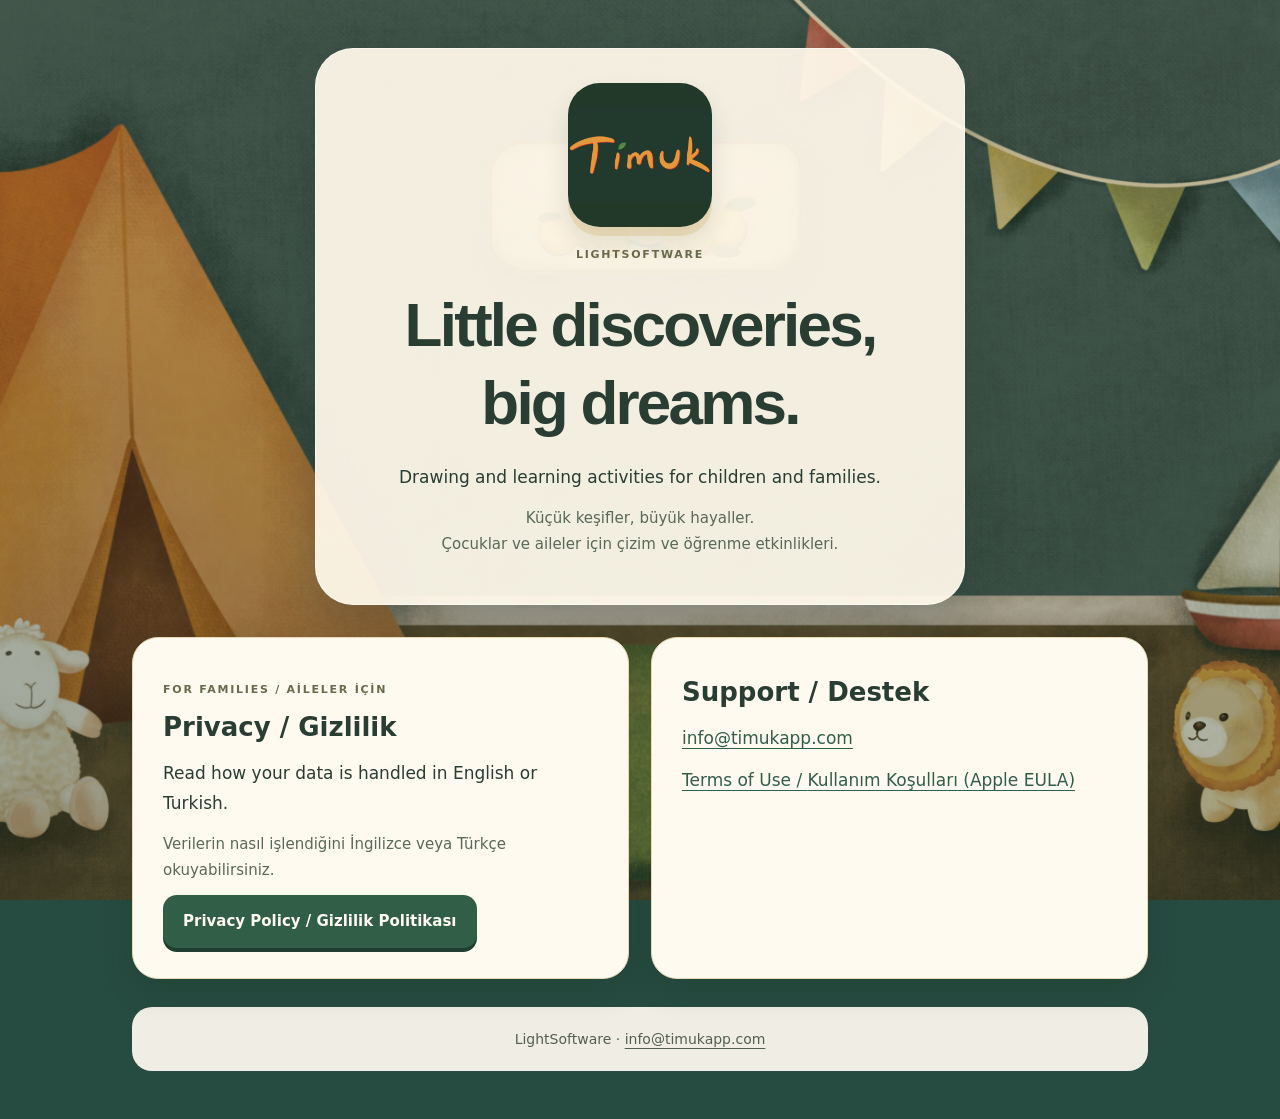
<file: index.html>
<!doctype html>
<html lang="en"><head><meta charset="utf-8"><meta name="viewport" content="width=device-width,initial-scale=1"><link rel="icon" href="assets/timuk-logo.jpg"><title>Timuk | LightSoftware</title><link rel="stylesheet" href="style.css"></head><body class="home"><main><header class="hero"><img class="app-logo" src="assets/timuk-logo.jpg" alt="Timuk" width="160" height="160"><p class="brand">LIGHTSOFTWARE</p><h1>Little discoveries,<br>big dreams.</h1><p>Drawing and learning activities for children and families.</p><p class="secondary-language" lang="tr">Küçük keşifler, büyük hayaller.<br>Çocuklar ve aileler için çizim ve öğrenme etkinlikleri.</p></header><div class="cards"><section><p class="eyebrow">FOR FAMILIES / <span lang="tr">AİLELER İÇİN</span></p><h2>Privacy / <span lang="tr">Gizlilik</span></h2><p>Read how your data is handled in English or Turkish.</p><p lang="tr" class="secondary-language">Verilerin nasıl işlendiğini İngilizce veya Türkçe okuyabilirsiniz.</p><a class="button" href="privacy/">Privacy Policy / <span lang="tr">Gizlilik Politikası</span></a></section><section><h2>Support / <span lang="tr">Destek</span></h2><p><a href="mailto:info@timukapp.com">info@timukapp.com</a></p><p><a href="https://www.apple.com/legal/internet-services/itunes/dev/stdeula/">Terms of Use / <span lang="tr">Kullanım Koşulları</span> (Apple EULA)</a></p></section></div><footer>LightSoftware · <a href="mailto:info@timukapp.com">info@timukapp.com</a></footer></main></body></html>
</file>
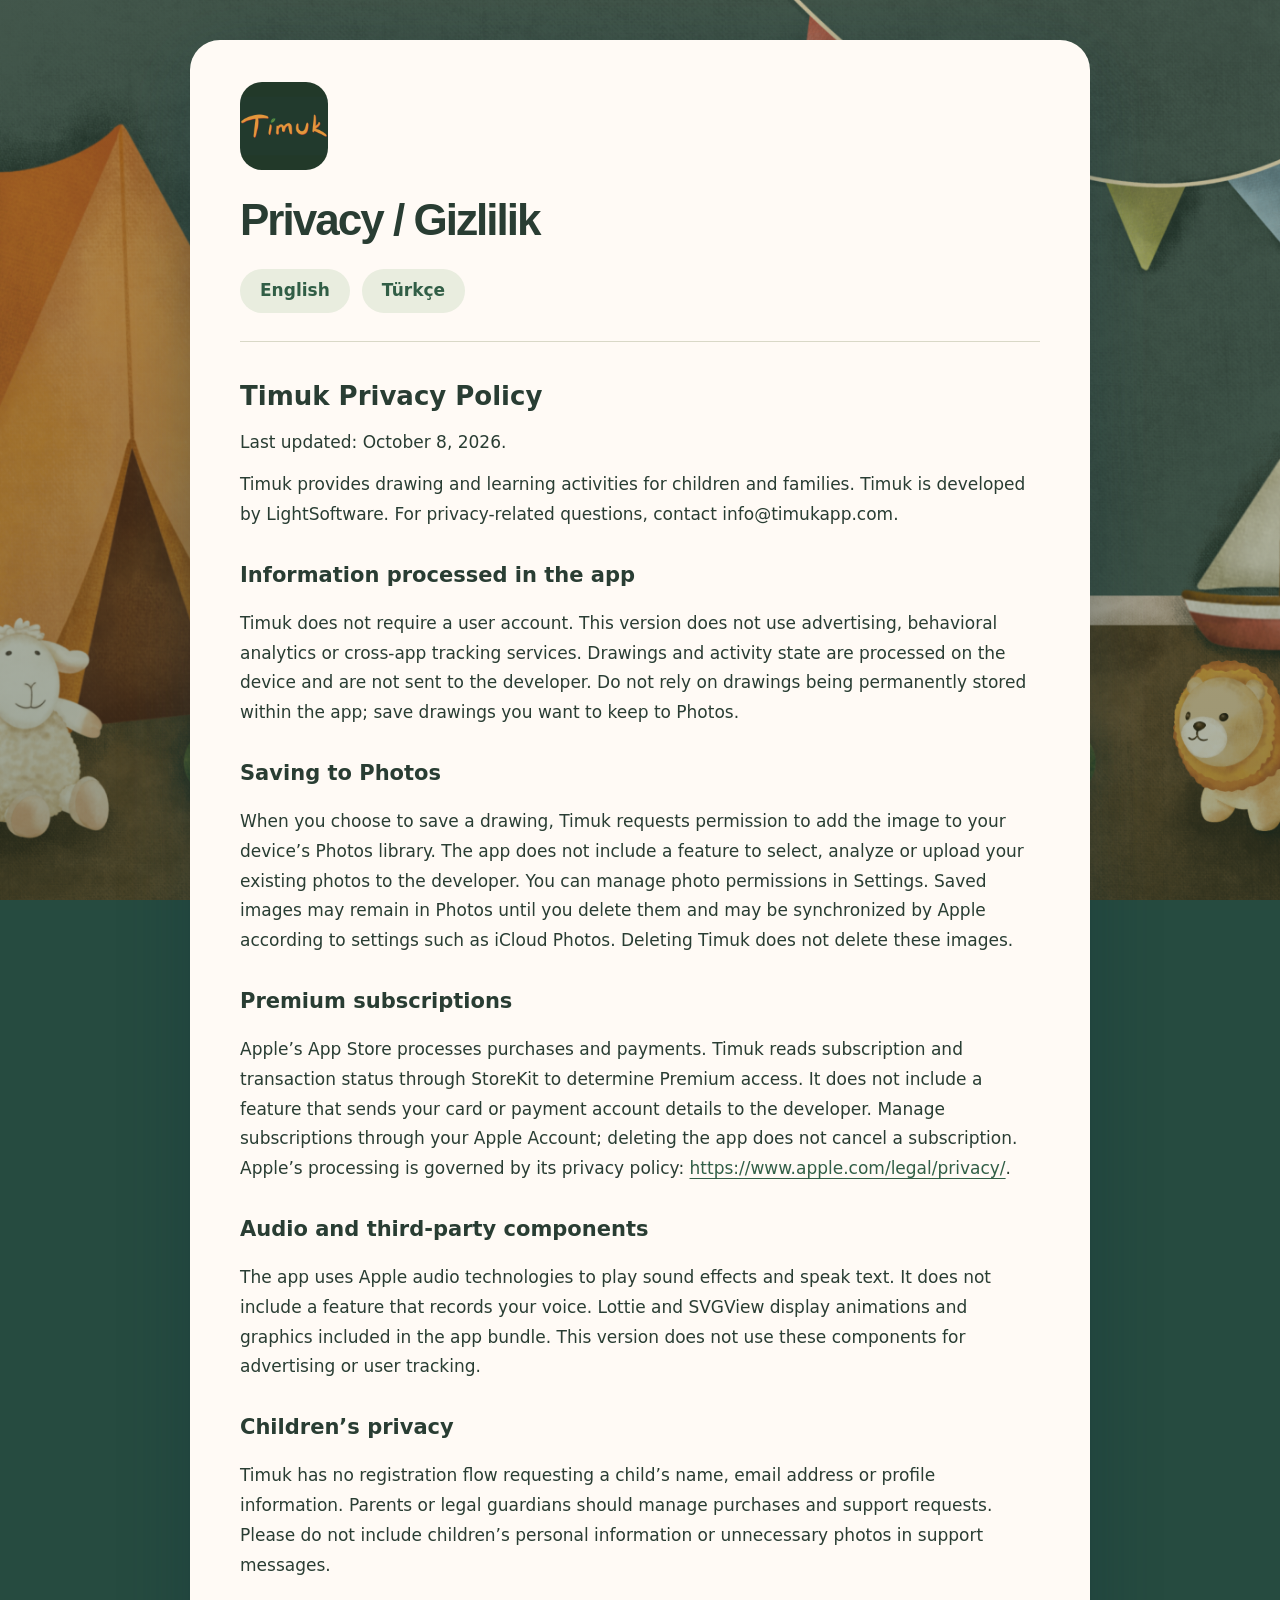
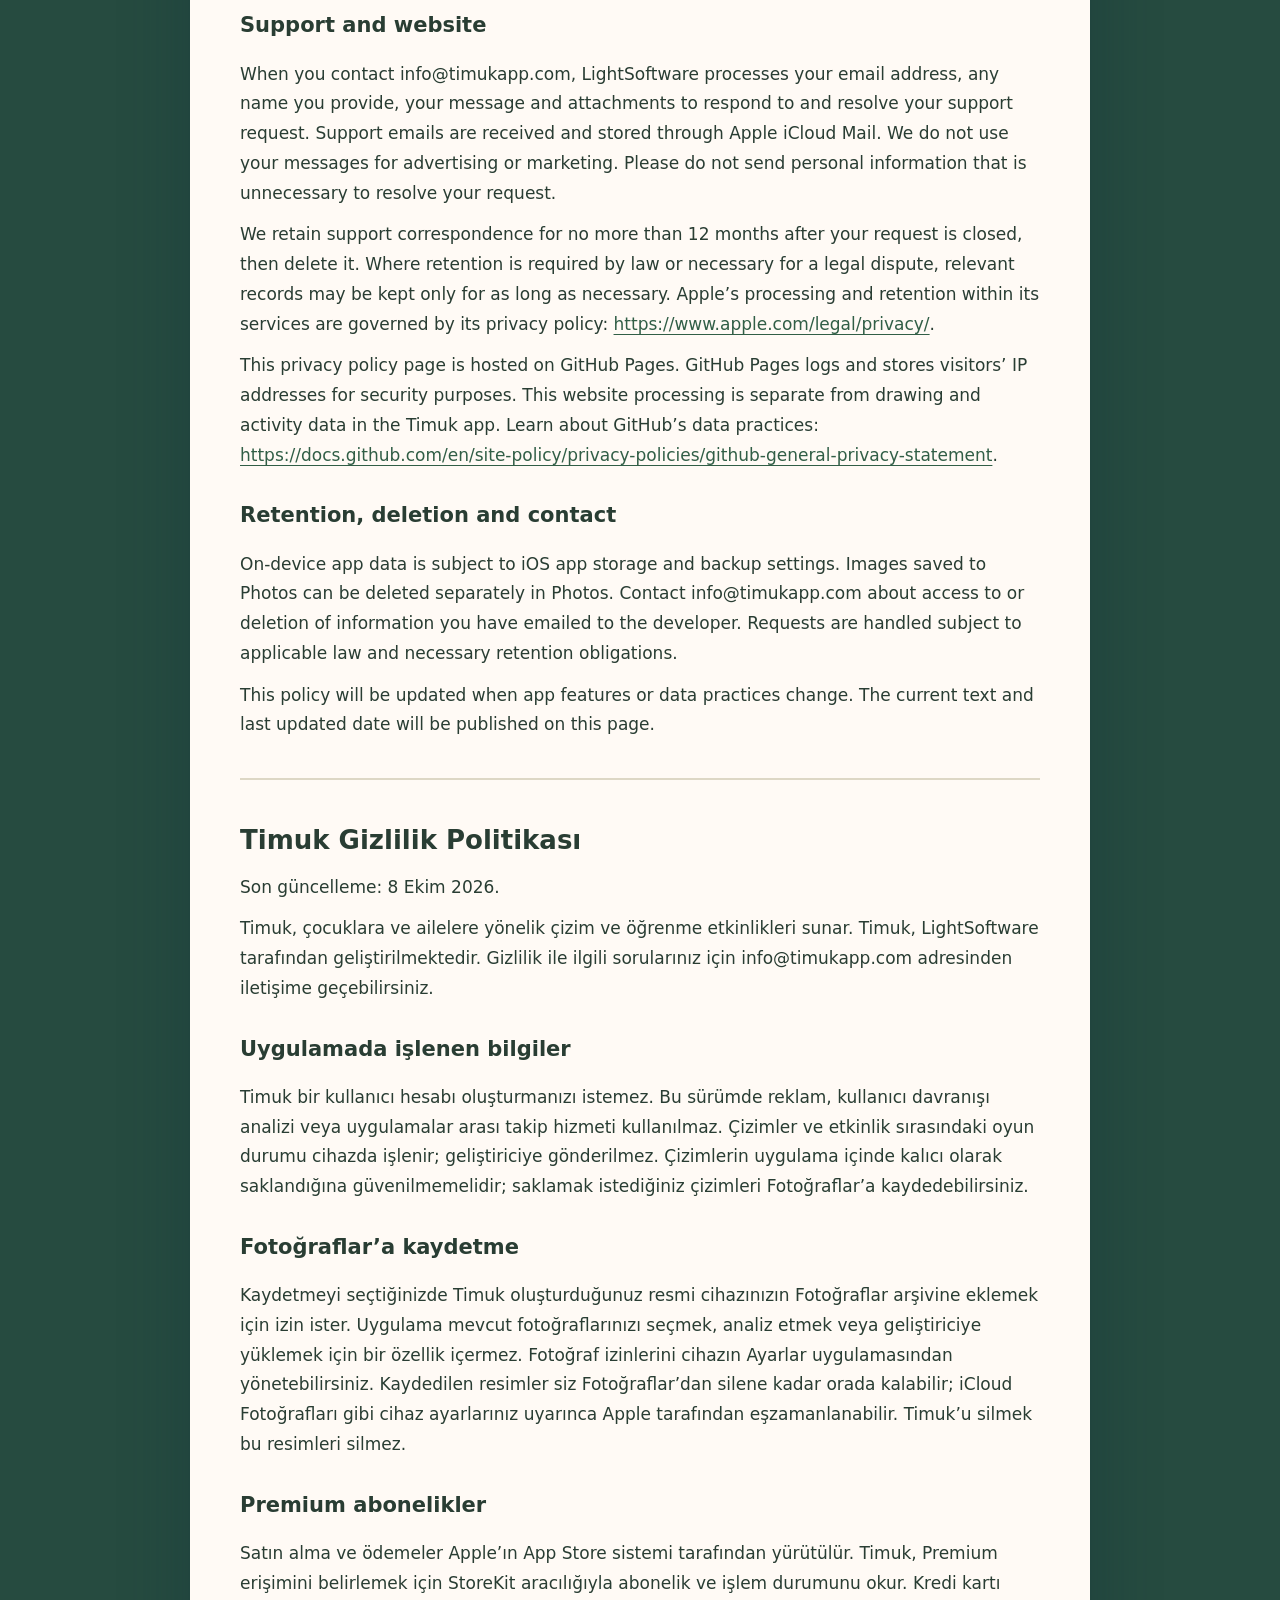
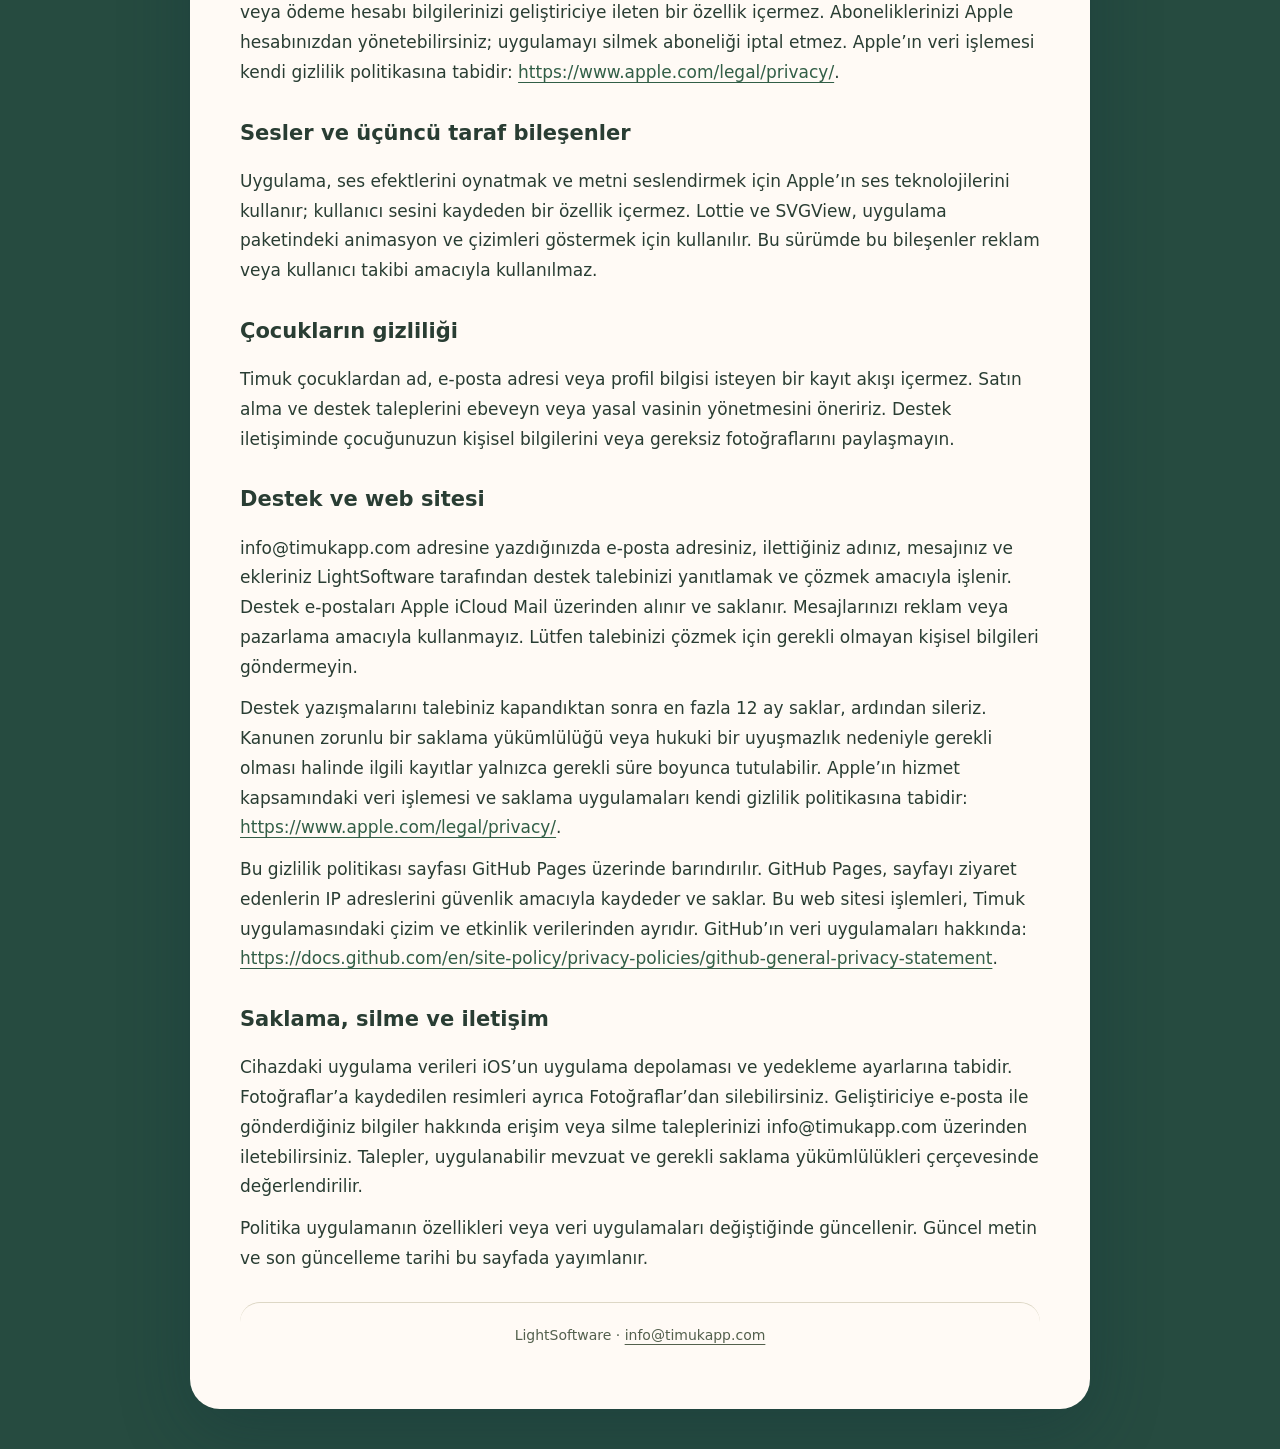
<file: privacy/index.html>
<!doctype html>
<html lang="en"><head><meta charset="utf-8"><meta name="viewport" content="width=device-width,initial-scale=1"><link rel="icon" href="../assets/timuk-logo.jpg"><title>Timuk Privacy Policy / Gizlilik Politikası</title><link rel="stylesheet" href="../style.css"></head><body class="policy"><main><header><a class="logo-link" href="../"><img src="../assets/timuk-logo.jpg" alt="Timuk home / ana sayfa" width="88" height="88"></a><h1>Privacy / <span lang="tr">Gizlilik</span></h1><nav aria-label="Language"><a href="#english" lang="en">English</a><a href="#turkce" lang="tr">Türkçe</a></nav></header><section id="english" lang="en"><h2>Timuk Privacy Policy</h2>
<p>Last updated: October 8, 2026.</p>
<p>Timuk provides drawing and learning activities for children and families. Timuk is developed by LightSoftware. For privacy-related questions, contact info@timukapp.com.</p>
<h3>Information processed in the app</h3>
<p>Timuk does not require a user account. This version does not use advertising, behavioral analytics or cross-app tracking services. Drawings and activity state are processed on the device and are not sent to the developer. Do not rely on drawings being permanently stored within the app; save drawings you want to keep to Photos.</p>
<h3>Saving to Photos</h3>
<p>When you choose to save a drawing, Timuk requests permission to add the image to your device’s Photos library. The app does not include a feature to select, analyze or upload your existing photos to the developer. You can manage photo permissions in Settings. Saved images may remain in Photos until you delete them and may be synchronized by Apple according to settings such as iCloud Photos. Deleting Timuk does not delete these images.</p>
<h3>Premium subscriptions</h3>
<p>Apple’s App Store processes purchases and payments. Timuk reads subscription and transaction status through StoreKit to determine Premium access. It does not include a feature that sends your card or payment account details to the developer. Manage subscriptions through your Apple Account; deleting the app does not cancel a subscription. Apple’s processing is governed by its privacy policy: <a href="https://www.apple.com/legal/privacy/">https://www.apple.com/legal/privacy/</a>.</p>
<h3>Audio and third-party components</h3>
<p>The app uses Apple audio technologies to play sound effects and speak text. It does not include a feature that records your voice. Lottie and SVGView display animations and graphics included in the app bundle. This version does not use these components for advertising or user tracking.</p>
<h3>Children’s privacy</h3>
<p>Timuk has no registration flow requesting a child’s name, email address or profile information. Parents or legal guardians should manage purchases and support requests. Please do not include children’s personal information or unnecessary photos in support messages.</p>
<h3>Support and website</h3>
<p>When you contact info@timukapp.com, LightSoftware processes your email address, any name you provide, your message and attachments to respond to and resolve your support request. Support emails are received and stored through Apple iCloud Mail. We do not use your messages for advertising or marketing. Please do not send personal information that is unnecessary to resolve your request.</p>
<p>We retain support correspondence for no more than 12 months after your request is closed, then delete it. Where retention is required by law or necessary for a legal dispute, relevant records may be kept only for as long as necessary. Apple’s processing and retention within its services are governed by its privacy policy: <a href="https://www.apple.com/legal/privacy/">https://www.apple.com/legal/privacy/</a>.</p>
<p>This privacy policy page is hosted on GitHub Pages. GitHub Pages logs and stores visitors’ IP addresses for security purposes. This website processing is separate from drawing and activity data in the Timuk app. Learn about GitHub’s data practices: <a href="https://docs.github.com/en/site-policy/privacy-policies/github-general-privacy-statement">https://docs.github.com/en/site-policy/privacy-policies/github-general-privacy-statement</a>.</p>
<h3>Retention, deletion and contact</h3>
<p>On-device app data is subject to iOS app storage and backup settings. Images saved to Photos can be deleted separately in Photos. Contact info@timukapp.com about access to or deletion of information you have emailed to the developer. Requests are handled subject to applicable law and necessary retention obligations.</p>
<p>This policy will be updated when app features or data practices change. The current text and last updated date will be published on this page.</p></section><section id="turkce" lang="tr"><h2>Timuk Gizlilik Politikası</h2>
<p>Son güncelleme: 8 Ekim 2026.</p>
<p>Timuk, çocuklara ve ailelere yönelik çizim ve öğrenme etkinlikleri sunar. Timuk, LightSoftware tarafından geliştirilmektedir. Gizlilik ile ilgili sorularınız için info@timukapp.com adresinden iletişime geçebilirsiniz.</p>
<h3>Uygulamada işlenen bilgiler</h3>
<p>Timuk bir kullanıcı hesabı oluşturmanızı istemez. Bu sürümde reklam, kullanıcı davranışı analizi veya uygulamalar arası takip hizmeti kullanılmaz. Çizimler ve etkinlik sırasındaki oyun durumu cihazda işlenir; geliştiriciye gönderilmez. Çizimlerin uygulama içinde kalıcı olarak saklandığına güvenilmemelidir; saklamak istediğiniz çizimleri Fotoğraflar’a kaydedebilirsiniz.</p>
<h3>Fotoğraflar’a kaydetme</h3>
<p>Kaydetmeyi seçtiğinizde Timuk oluşturduğunuz resmi cihazınızın Fotoğraflar arşivine eklemek için izin ister. Uygulama mevcut fotoğraflarınızı seçmek, analiz etmek veya geliştiriciye yüklemek için bir özellik içermez. Fotoğraf izinlerini cihazın Ayarlar uygulamasından yönetebilirsiniz. Kaydedilen resimler siz Fotoğraflar’dan silene kadar orada kalabilir; iCloud Fotoğrafları gibi cihaz ayarlarınız uyarınca Apple tarafından eşzamanlanabilir. Timuk’u silmek bu resimleri silmez.</p>
<h3>Premium abonelikler</h3>
<p>Satın alma ve ödemeler Apple’ın App Store sistemi tarafından yürütülür. Timuk, Premium erişimini belirlemek için StoreKit aracılığıyla abonelik ve işlem durumunu okur. Kredi kartı veya ödeme hesabı bilgilerinizi geliştiriciye ileten bir özellik içermez. Aboneliklerinizi Apple hesabınızdan yönetebilirsiniz; uygulamayı silmek aboneliği iptal etmez. Apple’ın veri işlemesi kendi gizlilik politikasına tabidir: <a href="https://www.apple.com/legal/privacy/">https://www.apple.com/legal/privacy/</a>.</p>
<h3>Sesler ve üçüncü taraf bileşenler</h3>
<p>Uygulama, ses efektlerini oynatmak ve metni seslendirmek için Apple’ın ses teknolojilerini kullanır; kullanıcı sesini kaydeden bir özellik içermez. Lottie ve SVGView, uygulama paketindeki animasyon ve çizimleri göstermek için kullanılır. Bu sürümde bu bileşenler reklam veya kullanıcı takibi amacıyla kullanılmaz.</p>
<h3>Çocukların gizliliği</h3>
<p>Timuk çocuklardan ad, e-posta adresi veya profil bilgisi isteyen bir kayıt akışı içermez. Satın alma ve destek taleplerini ebeveyn veya yasal vasinin yönetmesini öneririz. Destek iletişiminde çocuğunuzun kişisel bilgilerini veya gereksiz fotoğraflarını paylaşmayın.</p>
<h3>Destek ve web sitesi</h3>
<p>info@timukapp.com adresine yazdığınızda e-posta adresiniz, ilettiğiniz adınız, mesajınız ve ekleriniz LightSoftware tarafından destek talebinizi yanıtlamak ve çözmek amacıyla işlenir. Destek e-postaları Apple iCloud Mail üzerinden alınır ve saklanır. Mesajlarınızı reklam veya pazarlama amacıyla kullanmayız. Lütfen talebinizi çözmek için gerekli olmayan kişisel bilgileri göndermeyin.</p>
<p>Destek yazışmalarını talebiniz kapandıktan sonra en fazla 12 ay saklar, ardından sileriz. Kanunen zorunlu bir saklama yükümlülüğü veya hukuki bir uyuşmazlık nedeniyle gerekli olması halinde ilgili kayıtlar yalnızca gerekli süre boyunca tutulabilir. Apple’ın hizmet kapsamındaki veri işlemesi ve saklama uygulamaları kendi gizlilik politikasına tabidir: <a href="https://www.apple.com/legal/privacy/">https://www.apple.com/legal/privacy/</a>.</p>
<p>Bu gizlilik politikası sayfası GitHub Pages üzerinde barındırılır. GitHub Pages, sayfayı ziyaret edenlerin IP adreslerini güvenlik amacıyla kaydeder ve saklar. Bu web sitesi işlemleri, Timuk uygulamasındaki çizim ve etkinlik verilerinden ayrıdır. GitHub’ın veri uygulamaları hakkında: <a href="https://docs.github.com/en/site-policy/privacy-policies/github-general-privacy-statement">https://docs.github.com/en/site-policy/privacy-policies/github-general-privacy-statement</a>.</p>
<h3>Saklama, silme ve iletişim</h3>
<p>Cihazdaki uygulama verileri iOS’un uygulama depolaması ve yedekleme ayarlarına tabidir. Fotoğraflar’a kaydedilen resimleri ayrıca Fotoğraflar’dan silebilirsiniz. Geliştiriciye e-posta ile gönderdiğiniz bilgiler hakkında erişim veya silme taleplerinizi info@timukapp.com üzerinden iletebilirsiniz. Talepler, uygulanabilir mevzuat ve gerekli saklama yükümlülükleri çerçevesinde değerlendirilir.</p>
<p>Politika uygulamanın özellikleri veya veri uygulamaları değiştiğinde güncellenir. Güncel metin ve son güncelleme tarihi bu sayfada yayımlanır.</p></section><footer>LightSoftware · <a href="mailto:info@timukapp.com">info@timukapp.com</a></footer></main></body></html>
</file>
<file: style.css>
*{box-sizing:border-box}html{scroll-behavior:smooth}body{margin:0;background:#264b40;color:#293d33;font:17px/1.75 system-ui,-apple-system,BlinkMacSystemFont,sans-serif;background-image:linear-gradient(#203c3033,#203c3066),url('assets/playroom.png');background-position:top center;background-size:cover;background-attachment:fixed}main{max-width:1080px;margin:auto;padding:48px 32px}a{color:#315e46;text-underline-offset:4px;overflow-wrap:anywhere}a:focus-visible{outline:3px solid #df921f;outline-offset:5px}h1,h2,h3{line-height:1.25}h1{font-family:ui-rounded,'Trebuchet MS',sans-serif;font-size:clamp(36px,5vw,62px);letter-spacing:-.045em;margin:22px 0}h2{font-size:26px;margin:8px 0 16px}h3{font-size:21px;margin-top:32px}p{margin:12px 0}.hero{max-width:650px;margin:0 auto 32px;padding:34px 36px;text-align:center;border:1px solid #fff8;border-radius:38px;background:#fff9ebeF;box-shadow:0 18px 50px #172d3040}.app-logo{display:block;width:144px;height:144px;object-fit:cover;border-radius:32px;margin:0 auto 18px;box-shadow:0 9px 0 #d9b87755,0 14px 26px #25453322}.brand,.eyebrow{font-size:11px;font-weight:800;letter-spacing:.16em;color:#6a694c}.secondary-language{font-size:15px;color:#596858}.cards{display:grid;grid-template-columns:1fr 1fr;gap:22px}.cards section{background:#fffaf0;padding:30px;border:1px solid #e9d8b5;border-radius:26px;box-shadow:0 12px 30px #19302533}.button{display:inline-block;background:#315e46;color:#fffaf0;padding:13px 20px;border-radius:14px;text-decoration:none;font-size:15px;font-weight:700;box-shadow:0 4px 0 #203f30;transition:transform .15s}.button:hover{transform:translateY(-2px);background:#234b37}footer{margin:28px 0 0;padding:20px;text-align:center;border-radius:20px;background:#fffaf0ed;font-size:14px;color:#53604d}footer a{color:inherit}.policy main{max-width:900px;background:#fffaf5;margin:40px auto;border-radius:30px;padding:42px 50px;box-shadow:0 20px 70px #102f3955}.policy header{border-bottom:1px solid #d9d8c7;padding-bottom:28px}.policy h1{font-size:clamp(30px,5vw,44px)}.logo-link img{border-radius:22px;display:block}.policy nav{display:flex;gap:12px;flex-wrap:wrap}.policy nav a{background:#e9eddf;border-radius:24px;padding:7px 20px;text-decoration:none;font-weight:700}.policy section{margin-top:38px;scroll-margin-top:24px}.policy section+section{border-top:2px solid #ddd7c5;padding-top:36px}.policy footer{border-top:1px solid #ddd7c5;background:transparent}.policy p{overflow-wrap:anywhere}@media(max-width:650px){body{background-attachment:scroll;background-size:auto 100vh;background-repeat:no-repeat}main{padding:24px 16px}.hero{padding:26px 22px;border-radius:28px}.app-logo{width:116px;height:116px;border-radius:26px}.cards{grid-template-columns:1fr;gap:16px}.cards section{padding:24px}.policy main{margin:16px;border-radius:24px;padding:28px 22px}.policy h2{font-size:24px}}@media(prefers-reduced-motion:reduce){html{scroll-behavior:auto}.button{transition:none}}@media print{body{background:white}.policy main{box-shadow:none;margin:0;padding:0}.policy nav{display:none}}
</file>
